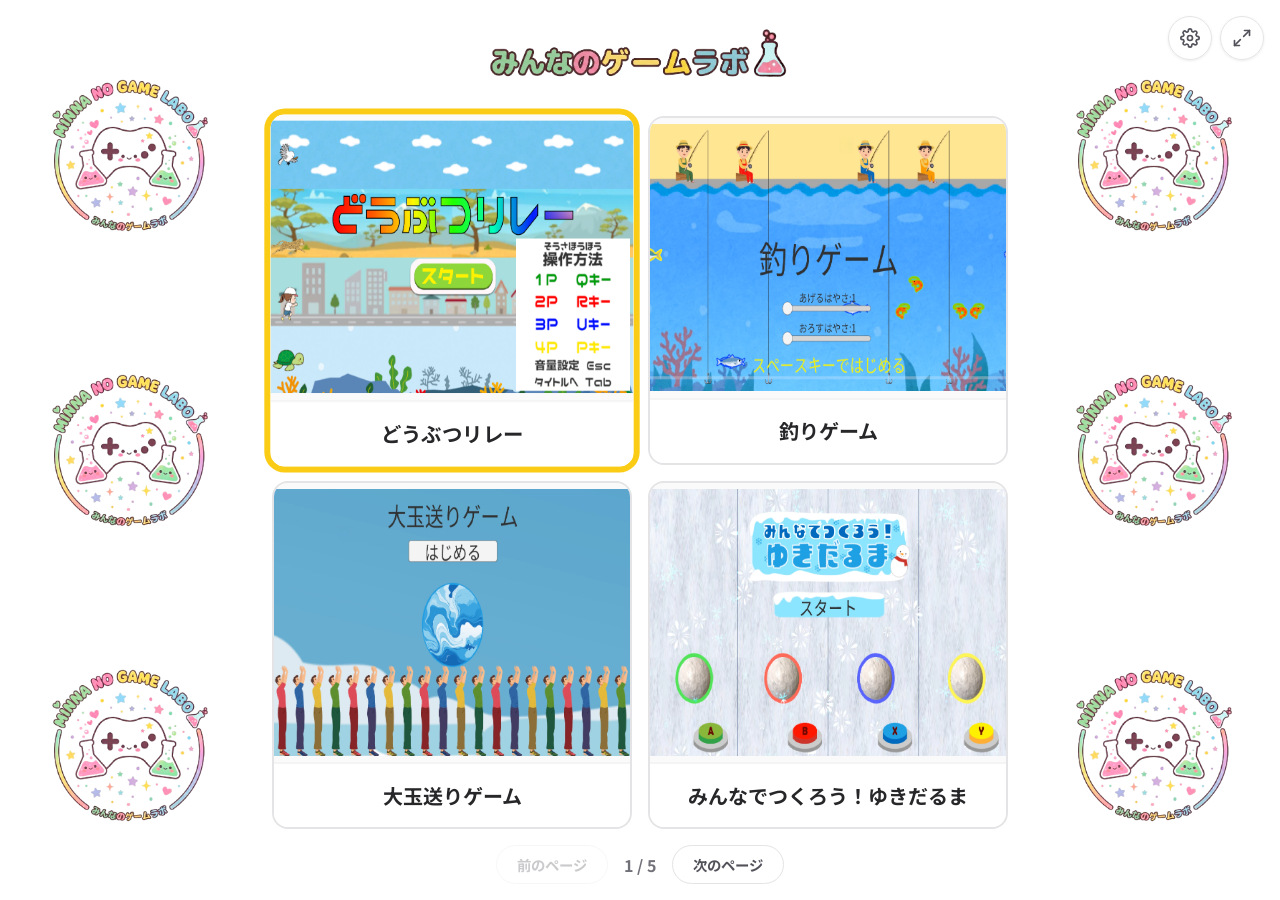
<file: index.html>
<!DOCTYPE html>
<html lang="ja"><head>
  <meta charset="UTF-8">
  <meta name="viewport" content="width=device-width, initial-scale=1.0">
  <title>みんなのゲームラボ</title>
  <meta name="description" content="子どもたちが楽しめる知育・ミニゲームランチャー">
  <link rel="icon" type="image/png" href="logo.png">
  <link rel="preconnect" href="https://fonts.googleapis.com">
  <link rel="preconnect" href="https://fonts.gstatic.com" crossorigin="">
  <link href="https://fonts.googleapis.com/css2?family=Inter:wght@400;500;600;700&amp;family=Noto+Sans+JP:wght@400;500;700;900&amp;display=swap" rel="stylesheet">
  <style>
    *, *::before, *::after { margin: 0; padding: 0; box-sizing: border-box; }
    html, body {
      width: 100%; height: 100%; overflow: hidden;
      font-family: 'Noto Sans JP', 'Inter', sans-serif;
      background: #fafafa; color: #27272a;
      -webkit-font-smoothing: antialiased;
    }
    .app-container {
      display: flex; flex-direction: column;
      width: 100vw; height: 100vh; overflow: hidden;
      background: #fff; position: relative;
    }
    /* Top Buttons */
    .top-buttons { position: fixed; top: 16px; right: 16px; z-index: 50; display: flex; gap: 8px; }
    .icon-btn {
      width: 44px; height: 44px; border-radius: 50%;
      border: 1px solid #e4e4e7; background: rgba(255,255,255,0.9);
      backdrop-filter: blur(8px); display: flex; align-items: center; justify-content: center;
      cursor: pointer; color: #52525b; transition: all 0.2s ease;
      box-shadow: 0 1px 3px rgba(0,0,0,0.08);
    }
    .icon-btn:hover { color: #18181b; background: #f4f4f5; transform: scale(1.05); }
    .icon-btn.active { background: #facc15; border-color: #facc15; color: #18181b; }
    .icon-btn svg { width: 20px; height: 20px; }
    /* Content */
    .content-area { flex: 1; display: flex; overflow: hidden; min-height: 0; }
    .side-decoration {
      display: none; flex-direction: column; width: 200px; flex-shrink: 0;
      align-items: center; justify-content: space-evenly; padding: 16px; gap: 16px;
    }
    .side-decoration img { flex: 1; min-height: 0; width: 75%; object-fit: contain; filter: saturate(1.5); opacity: 0.9; }
    @media (min-width: 1024px) { .side-decoration { display: flex; } }
    @media (min-width: 1280px) { .side-decoration { width: 256px; } }
    .main-content {
      flex: 1; max-width: 1280px; width: 100%; margin: 0 auto;
      padding: 8px; display: flex; flex-direction: column; min-height: 0;
    }
    @media (min-width: 768px) { .main-content { padding: 16px; } }
    .header { flex-shrink: 0; margin-bottom: 12px; text-align: center; display: flex; justify-content: center; }
    .header img { height: 40px; object-fit: contain; }
    @media (min-width: 768px) { .header { margin-bottom: 20px; } .header img { height: 64px; } }
    @media (min-width: 1024px) { .header img { height: 80px; } }
    /* Game Grid */
    .game-grid { flex: 1; min-height: 0; display: grid; grid-template-columns: 1fr 1fr; grid-template-rows: 1fr 1fr; gap: 8px; }
    @media (min-width: 768px) { .game-grid { gap: 16px; } }
    .game-card {
      background: #fff; border-radius: 16px; border: 2px solid #e4e4e7;
      display: flex; flex-direction: column; cursor: pointer; overflow: hidden;
      transition: all 0.25s cubic-bezier(0.4,0,0.2,1); position: relative;
    }
    .game-card:hover { box-shadow: 0 8px 25px rgba(0,0,0,0.1); border-color: #c7d2fe; }
    .game-card.focused { border-color: #facc15; box-shadow: 0 0 0 4px #facc15; transform: scale(1.02); z-index: 10; }
    .game-card-thumbnail {
      width: 100%; flex: 1; min-height: 0; display: flex;
      align-items: center; justify-content: center;
      background: #fafafa; border-bottom: 1px solid #f4f4f5; overflow: hidden;
    }
    .game-card-thumbnail img { width: 100%; height: 100%; object-fit: contain; }
    .game-card-thumbnail .emoji-fallback { font-size: 3rem; }
    @media (min-width: 768px) { .game-card-thumbnail .emoji-fallback { font-size: 4.5rem; } }
    .game-card-title {
      height: 48px; padding: 8px; flex-shrink: 0; display: flex;
      align-items: center; justify-content: center; background: #fff; border-top: 1px solid #f4f4f5;
    }
    @media (min-width: 640px) { .game-card-title { height: 56px; } }
    @media (min-width: 768px) { .game-card-title { height: 64px; padding: 8px 16px; } }
    .game-card-title h2 {
      font-size: 0.875rem; font-weight: 700; text-align: center; margin: 0; line-height: 1.3;
      display: -webkit-box; -webkit-line-clamp: 2; -webkit-box-orient: vertical; overflow: hidden;
    }
    @media (min-width: 640px) { .game-card-title h2 { font-size: 1rem; } }
    @media (min-width: 768px) { .game-card-title h2 { font-size: 1.25rem; } }
    .pagination {
      margin-top: 16px; display: flex; align-items: center; justify-content: center;
      gap: 16px; flex-shrink: 0;
    }
    .pagination button {
      padding: 8px 20px; background: #fff; border: 1px solid #e4e4e7;
      border-radius: 9999px; color: #52525b; font-weight: 700; font-size: 0.9rem;
      cursor: pointer; transition: all 0.2s ease; font-family: inherit;
    }
    .pagination button:hover:not(:disabled) { background: #fafafa; }
    .pagination button:disabled { opacity: 0.3; cursor: not-allowed; }
    .pagination .page-info { color: #71717a; font-weight: 700; }

    /* ===== Edit Mode ===== */
    .edit-overlay {
      position: absolute; top: 0; right: 0; display: none;
      gap: 2px; padding: 4px; z-index: 20;
    }
    .edit-mode .edit-overlay { display: flex; }
    .edit-btn {
      width: 32px; height: 32px; border-radius: 8px; border: none;
      display: flex; align-items: center; justify-content: center;
      cursor: pointer; font-size: 14px; transition: all 0.15s ease;
      color: #fff; box-shadow: 0 1px 3px rgba(0,0,0,0.2);
    }
    .edit-btn.move-up, .edit-btn.move-down { background: #6366f1; }
    .edit-btn.edit { background: #22c55e; }
    .edit-btn.delete { background: #ef4444; }
    .edit-btn:hover { transform: scale(1.15); }
    .edit-mode .game-card { cursor: default; }
    .edit-mode .game-card:hover { border-color: #a5b4fc; }
    .edit-mode .game-card.focused { border-color: #e4e4e7; box-shadow: none; transform: none; }

    /* Add Card */
    .add-card {
      background: #fafafa; border: 3px dashed #d4d4d8; border-radius: 16px;
      display: none; flex-direction: column; align-items: center; justify-content: center;
      cursor: pointer; transition: all 0.2s ease; gap: 8px; color: #a1a1aa;
    }
    .edit-mode .add-card { display: flex; }
    .add-card:hover { border-color: #6366f1; color: #6366f1; background: #eef2ff; }
    .add-card .add-icon { font-size: 3rem; line-height: 1; }
    .add-card .add-text { font-size: 1rem; font-weight: 700; }

    /* Modal */
    .modal-backdrop {
      display: none; position: fixed; top: 0; left: 0; width: 100%; height: 100%;
      background: rgba(0,0,0,0.5); z-index: 100; align-items: center; justify-content: center;
      backdrop-filter: blur(4px);
    }
    .modal-backdrop.open { display: flex; }
    .modal {
      background: #fff; border-radius: 20px; padding: 32px;
      width: 90%; max-width: 480px; box-shadow: 0 25px 50px rgba(0,0,0,0.2);
      animation: modalIn 0.25s ease;
    }
    @keyframes modalIn { from { opacity: 0; transform: scale(0.95) translateY(10px); } to { opacity: 1; transform: scale(1) translateY(0); } }
    .modal h3 { font-size: 1.3rem; font-weight: 900; margin-bottom: 24px; text-align: center; }
    .modal label { display: block; font-size: 0.85rem; font-weight: 700; color: #52525b; margin-bottom: 4px; }
    .modal input {
      width: 100%; padding: 10px 14px; border: 2px solid #e4e4e7; border-radius: 12px;
      font-size: 1rem; font-family: inherit; margin-bottom: 16px; transition: border-color 0.2s;
    }
    .modal input:focus { outline: none; border-color: #6366f1; }
    .modal-buttons { display: flex; gap: 12px; margin-top: 8px; }
    .modal-buttons button {
      flex: 1; padding: 12px; border: none; border-radius: 12px;
      font-size: 1rem; font-weight: 700; cursor: pointer; font-family: inherit;
      transition: all 0.2s ease;
    }
    .btn-save { background: #6366f1; color: #fff; }
    .btn-save:hover { background: #4f46e5; }
    .btn-cancel { background: #f4f4f5; color: #52525b; }
    .btn-cancel:hover { background: #e4e4e7; }

    /* Edit mode bottom bar */
    .edit-bar {
      display: none; justify-content: center; gap: 12px; padding: 8px; flex-shrink: 0;
    }
    .edit-mode .edit-bar { display: flex; }
    .edit-bar-btn {
      padding: 8px 20px; border-radius: 9999px; font-size: 0.85rem; font-weight: 700;
      cursor: pointer; font-family: inherit; transition: all 0.2s; border: 2px solid;
    }
    .save-html-btn { background: #6366f1; color: #fff; border-color: #6366f1; }
    .save-html-btn:hover { background: #4f46e5; border-color: #4f46e5; }
    .reset-btn { background: #fff; color: #ef4444; border-color: #fca5a5; }
    .reset-btn:hover { background: #fef2f2; }
  </style>
</head>
<body>
  <div class="app-container" id="app">
    <div class="top-buttons">
      <button class="icon-btn" id="edit-btn" title="編集モード">
        <svg viewBox="0 0 24 24" fill="none" stroke="currentColor" stroke-width="2" stroke-linecap="round" stroke-linejoin="round">
          <circle cx="12" cy="12" r="3"></circle><path d="M19.4 15a1.65 1.65 0 0 0 .33 1.82l.06.06a2 2 0 1 1-2.83 2.83l-.06-.06a1.65 1.65 0 0 0-1.82-.33 1.65 1.65 0 0 0-1 1.51V21a2 2 0 0 1-4 0v-.09A1.65 1.65 0 0 0 9 19.4a1.65 1.65 0 0 0-1.82.33l-.06.06a2 2 0 1 1-2.83-2.83l.06-.06A1.65 1.65 0 0 0 4.68 15a1.65 1.65 0 0 0-1.51-1H3a2 2 0 0 1 0-4h.09A1.65 1.65 0 0 0 4.6 9a1.65 1.65 0 0 0-.33-1.82l-.06-.06a2 2 0 1 1 2.83-2.83l.06.06A1.65 1.65 0 0 0 9 4.68a1.65 1.65 0 0 0 1-1.51V3a2 2 0 0 1 4 0v.09a1.65 1.65 0 0 0 1 1.51 1.65 1.65 0 0 0 1.82-.33l.06-.06a2 2 0 1 1 2.83 2.83l-.06.06A1.65 1.65 0 0 0 19.4 9a1.65 1.65 0 0 0 1.51 1H21a2 2 0 0 1 0 4h-.09a1.65 1.65 0 0 0-1.51 1z"></path>
        </svg>
      </button>
      <button class="icon-btn" id="fullscreen-btn" title="全画面表示">
        <svg viewBox="0 0 24 24" fill="none" stroke="currentColor" stroke-width="2" stroke-linecap="round" stroke-linejoin="round">
          <polyline points="15 3 21 3 21 9"></polyline><polyline points="9 21 3 21 3 15"></polyline>
          <line x1="21" y1="3" x2="14" y2="10"></line><line x1="3" y1="21" x2="10" y2="14"></line>
        </svg>
      </button>
    </div>

    <div class="content-area">
      <div class="side-decoration">
        <img src="logo.png" alt=""><img src="logo.png" alt=""><img src="logo.png" alt="">
      </div>
      <main class="main-content">
        <div class="header"><img src="MinnaGame.png" alt="みんなのゲームラボ"></div>
        <div class="game-grid" id="game-grid"></div>
        <div class="pagination">
          <button id="prev-btn">前のページ</button>
          <span class="page-info" id="page-info"></span>
          <button id="next-btn">次のページ</button>
        </div>
        <div class="edit-bar">
          <button class="edit-bar-btn save-html-btn" id="save-html-btn">💾 HTMLを保存</button>
          <button class="edit-bar-btn reset-btn" id="reset-btn">🔄 初期状態にリセット</button>
        </div>
      </main>
      <div class="side-decoration">
        <img src="logo.png" alt=""><img src="logo.png" alt=""><img src="logo.png" alt="">
      </div>
    </div>
  </div>

  <!-- Edit Modal -->
  <div class="modal-backdrop" id="modal">
    <div class="modal">
      <h3 id="modal-title">ゲームを編集</h3>
      <label>タイトル</label>
      <input type="text" id="inp-title" placeholder="ゲーム名">
      <label>絵文字（サムネイルがない時に表示）</label>
      <input type="text" id="inp-emoji" placeholder="🎮">
      <label>サムネイル画像ファイル名（省略可）</label>
      <input type="text" id="inp-thumbnail" placeholder="例: game-thumb.png">
      <label>ゲームURL</label>
      <input type="text" id="inp-url" placeholder="https://...">
      <div class="modal-buttons">
        <button class="btn-cancel" id="btn-cancel">キャンセル</button>
        <button class="btn-save" id="btn-save">保存</button>
      </div>
    </div>
  </div>

  <script>
    // ===== Page Source (captured before DOM changes) =====
    const _PAGE_SRC = '<!DOCTYPE html>\n' + document.documentElement.outerHTML;

    // ===== Default Game Data =====
    // __GAMES_START__
    const DEFAULT_GAMES = [
      { title: 'どうぶつリレー', emoji: '🏃', thumbnail: 'animal-relay-thumb.png', url: 'https://doubutsu-relay-game.minna-game.workers.dev/' },
      { title: '釣りゲーム', emoji: '🎣', thumbnail: 'fishing-thumb.png', url: 'https://fishing-game.minna-game.workers.dev/' },
      { title: '大玉送りゲーム', emoji: '🏐', thumbnail: 'oodama-thumb.png', url: 'https://balloon-carry-game.minna-game.workers.dev/' },
      { title: 'みんなでつくろう！ゆきだるま', emoji: '⛄', thumbnail: 'snowman-thumb.png', url: 'https://yukidaruma-game.minna-game.workers.dev/' },
      { title: 'Sound Bom', emoji: '💣', thumbnail: 'sound-bom-thumb.png', url: 'https://sound-bom-game.minna-game.workers.dev/' },
      { title: 'UFOシューター', emoji: '🛸', thumbnail: 'ufo-shooter-thumb.png', url: 'https://ufo-shooter-game.minna-game.workers.dev/' },
      { title: '的あてゲーム', emoji: '🎯', thumbnail: 'target-thumb.png', url: 'https://tsukasagr0221.github.io/html_games/matoate_ai.html' },
      { title: 'ハートキャッチゲーム', emoji: '🎮', thumbnail: 'heart-thumb.png', url: 'https://heart-catch-game.minna-game.workers.dev/' },
      { title: 'ゴミすいとりゲーム', emoji: '🎮', thumbnail: 'gomi-suitori-thumb.png', url: 'https://tsukasagr0221.github.io/html_games/%E3%82%B4%E3%83%9F%E5%90%B8%E3%81%84%E5%8F%96%E3%82%8A%E3%82%B2%E3%83%BC%E3%83%A0.html' },
      { title: 'チューチューバトル', emoji: '🎮', thumbnail: 'choo-choo-battle-thumb.png', url: 'https://tsukasagr0221.github.io/html_games/%E3%83%81%E3%83%A5%E3%83%BC%E3%83%81%E3%83%A5%E3%83%BC%E3%83%90%E3%83%88%E3%83%AB.html' },
      { title: 'スプラッシュバトル', emoji: '🎮', thumbnail: 'splash-battle-thumb.png', url: 'https://furifuri-juice-game.minna-game.workers.dev/' },
      { title: 'ぷにぷに肉球バトル', emoji: '🐾', thumbnail: 'punipuni-battle-thumb.png', url: 'https://tsukasagr0221.github.io/html_games/punipuni.html' },
      { title: '早押しクイズ対決！', emoji: '💡', thumbnail: 'quiz-thumb.png', url: 'https://tsukasagr0221.github.io/html_games/hayaosi.html' },
      { title: 'みんなで連打！ロケットチャレンジ🚀', emoji: '✈️', thumbnail: 'rocket-challenge-thumb.png', url: 'https://tsukasagr0221.github.io/rocket-challenge/' },
      { title: '鯉のぼりバトル', emoji: '🎮', thumbnail: 'koinobori-battle-thumb.png', url: 'https://tsukasagr0221.github.io/koinobori_game/' },
      { title: '2vs2 スマッシュ・ポン！', emoji: '🎮', thumbnail: '2vs2-smash-pong-thumb.png', url: 'https://tsukasagr0221.github.io/2vs2_smash_pong/' },
      { title: 'わくわく競馬3D', emoji: '🎮', thumbnail: 'keiba-3d-thumb.png', url: 'https://tsukasagr0221.github.io/html_games/keiba.html' },
      { title: 'つりっこ！ みんなで魚つり', emoji: '🎮', thumbnail: 'tsurikko-thumb.png', url: 'https://tsukasagr0221.github.io/html_games/fishing-battle.html' },
      { title: 'ペイント・ボム', emoji: '🎮', thumbnail: 'paint-bom-thumb.png', url: 'https://tsukasagr0221.github.io/paint_bomb/' },
      { title: '跳べ！くるくるレーザー', emoji: '🎮', thumbnail: 'kurukuru-reiza-thumb.png', url: 'https://tsukasagr0221.github.io/html_games/kurukuru-laser.html' },
    ];
    // __GAMES_END__

    // ===== State =====
    const STORAGE_KEY = 'minna-game-launcher';
    let games = loadGames();
    let focusedIndex = 0;
    let currentRenderedPage = -1;
    let editMode = false;
    let editingIndex = -1;
    const ITEMS_PER_PAGE = 4;

    function loadGames() {
      try {
        const saved = localStorage.getItem(STORAGE_KEY);
        if (saved) return JSON.parse(saved);
      } catch (e) {}
      return JSON.parse(JSON.stringify(DEFAULT_GAMES));
    }
    function saveGames() {
      try { localStorage.setItem(STORAGE_KEY, JSON.stringify(games)); } catch (e) {}
    }

    // ===== Helpers =====
    function getCurrentPage() { return Math.floor(focusedIndex / ITEMS_PER_PAGE); }
    function getTotalPages() { return Math.ceil(games.length / ITEMS_PER_PAGE); }

    // ===== Focus (CSS only) =====
    function updateFocus() {
      document.querySelectorAll('.game-card').forEach(card => {
        const idx = parseInt(card.getAttribute('data-index'));
        card.classList.toggle('focused', idx === focusedIndex);
      });
      updatePagination();
    }

    // ===== Render =====
    let gridInitialized = false;
    let cardCache = [];
    let addCardCache = null;

    function renderGrid() {
      const page = getCurrentPage();
      if (page === currentRenderedPage && !editMode && gridInitialized) { updateFocus(); return; }
      currentRenderedPage = page;

      const grid = document.getElementById('game-grid');

      if (!gridInitialized) {
        grid.innerHTML = '';
        for (let i = 0; i < ITEMS_PER_PAGE; i++) {
          const card = document.createElement('div');
          card.className = 'game-card';
          
          const overlay = document.createElement('div');
          overlay.className = 'edit-overlay';
          overlay.innerHTML =
            '<button class="edit-btn move-up" title="前へ">▲</button>' +
            '<button class="edit-btn move-down" title="後ろへ">▼</button>' +
            '<button class="edit-btn edit" title="編集">✏️</button>' +
            '<button class="edit-btn delete" title="削除">✕</button>';
          card.appendChild(overlay);

          const thumbDiv = document.createElement('div');
          thumbDiv.className = 'game-card-thumbnail';
          const img = document.createElement('img');
          const fallback = document.createElement('span');
          fallback.className = 'emoji-fallback';
          thumbDiv.appendChild(img);
          thumbDiv.appendChild(fallback);
          card.appendChild(thumbDiv);

          const titleDiv = document.createElement('div');
          titleDiv.className = 'game-card-title';
          const h2 = document.createElement('h2');
          titleDiv.appendChild(h2);
          card.appendChild(titleDiv);
          
          grid.appendChild(card);
          cardCache.push({ card, overlay, img, fallback, h2 });
        }
        addCardCache = document.createElement('div');
        addCardCache.className = 'add-card';
        addCardCache.innerHTML = '<span class="add-icon">＋</span><span class="add-text">ゲームを追加</span>';
        addCardCache.onclick = () => openModal(-1);
        grid.appendChild(addCardCache);
        gridInitialized = true;
      }

      const pageStart = page * ITEMS_PER_PAGE;
      for (let i = 0; i < ITEMS_PER_PAGE; i++) {
        const gi = pageStart + i;
        const game = games[gi];
        const cache = cardCache[i];
        
        if (game) {
          cache.card.style.display = 'flex';
          cache.card.setAttribute('data-index', gi);
          
          // edit overlay events
          cache.overlay.querySelector('.move-up').onclick = (e) => { e.stopPropagation(); moveGame(gi, -1); };
          cache.overlay.querySelector('.move-down').onclick = (e) => { e.stopPropagation(); moveGame(gi, 1); };
          cache.overlay.querySelector('.edit').onclick = (e) => { e.stopPropagation(); openModal(gi); };
          cache.overlay.querySelector('.delete').onclick = (e) => { e.stopPropagation(); deleteGame(gi); };
          
          // thumbnail
          if (game.thumbnail) {
            if (cache.img.getAttribute('src') !== game.thumbnail) {
              cache.img.src = game.thumbnail;
            }
            cache.img.alt = game.title;
            cache.img.style.display = 'block';
            cache.fallback.style.display = 'none';
            cache.img.onerror = function () {
              this.style.display = 'none';
              cache.fallback.style.display = 'block';
              cache.fallback.textContent = game.emoji;
            };
          } else {
            cache.img.style.display = 'none';
            cache.fallback.style.display = 'block';
            cache.fallback.textContent = game.emoji || '🎮';
          }
          
          // title
          cache.h2.textContent = game.title;
          
          // events
          cache.card.onclick = () => { if (!editMode) { focusedIndex = gi; window.location.href = game.url; } };
          cache.card.onmouseenter = () => { if (!editMode) { focusedIndex = gi; updateFocus(); } };
        } else {
          cache.card.style.display = 'none';
        }
      }

      updateFocus();
      updatePagination();
    }

    function updatePagination() {
      const cur = getCurrentPage() + 1;
      const tot = getTotalPages() || 1;
      document.getElementById('page-info').textContent = cur + ' / ' + tot;
      document.getElementById('prev-btn').disabled = cur <= 1;
      document.getElementById('next-btn').disabled = cur >= tot;
    }

    // ===== Navigation =====
    document.getElementById('prev-btn').onclick = () => {
      focusedIndex = Math.max(0, getCurrentPage() * ITEMS_PER_PAGE - ITEMS_PER_PAGE);
      currentRenderedPage = -1; renderGrid();
    };
    document.getElementById('next-btn').onclick = () => {
      focusedIndex = Math.min(games.length - 1, getCurrentPage() * ITEMS_PER_PAGE + ITEMS_PER_PAGE);
      currentRenderedPage = -1; renderGrid();
    };

    // ===== Edit Mode =====
    document.getElementById('edit-btn').addEventListener('click', () => {
      editMode = !editMode;
      document.getElementById('app').classList.toggle('edit-mode', editMode);
      document.getElementById('edit-btn').classList.toggle('active', editMode);
      currentRenderedPage = -1;
      renderGrid();
    });

    function moveGame(index, dir) {
      const newIdx = index + dir;
      if (newIdx < 0 || newIdx >= games.length) return;
      [games[index], games[newIdx]] = [games[newIdx], games[index]];
      focusedIndex = newIdx;
      saveGames(); currentRenderedPage = -1; renderGrid();
    }

    function deleteGame(index) {
      if (!confirm('「' + games[index].title + '」を削除しますか？')) return;
      games.splice(index, 1);
      if (focusedIndex >= games.length) focusedIndex = Math.max(0, games.length - 1);
      saveGames(); currentRenderedPage = -1; renderGrid();
    }

    // ===== Modal =====
    function openModal(index) {
      editingIndex = index;
      const m = document.getElementById('modal');
      document.getElementById('modal-title').textContent = index === -1 ? 'ゲームを追加' : 'ゲームを編集';
      const g = index === -1 ? { title: '', emoji: '🎮', thumbnail: '', url: '' } : games[index];
      document.getElementById('inp-title').value = g.title;
      document.getElementById('inp-emoji').value = g.emoji;
      document.getElementById('inp-thumbnail').value = g.thumbnail || '';
      document.getElementById('inp-url').value = g.url;
      m.classList.add('open');
      document.getElementById('inp-title').focus();
    }

    document.getElementById('btn-cancel').onclick = () => document.getElementById('modal').classList.remove('open');
    document.getElementById('btn-save').onclick = () => {
      const t = document.getElementById('inp-title').value.trim();
      const u = document.getElementById('inp-url').value.trim();
      if (!t) { alert('タイトルを入力してください'); return; }
      if (!u) { alert('URLを入力してください'); return; }
      const data = {
        title: t,
        emoji: document.getElementById('inp-emoji').value.trim() || '🎮',
        thumbnail: document.getElementById('inp-thumbnail').value.trim() || '',
        url: u,
      };
      if (editingIndex === -1) {
        games.push(data);
        focusedIndex = games.length - 1;
      } else {
        games[editingIndex] = data;
      }
      saveGames();
      document.getElementById('modal').classList.remove('open');
      currentRenderedPage = -1; renderGrid();
    };
    // Close modal on backdrop click
    document.getElementById('modal').addEventListener('click', (e) => {
      if (e.target === document.getElementById('modal')) document.getElementById('modal').classList.remove('open');
    });

    // ===== Reset =====
    document.getElementById('reset-btn').onclick = () => {
      if (!confirm('すべてのゲームを初期状態に戻しますか？')) return;
      games = JSON.parse(JSON.stringify(DEFAULT_GAMES));
      focusedIndex = 0;
      saveGames(); currentRenderedPage = -1; renderGrid();
    };

    // ===== Fullscreen =====
    document.getElementById('fullscreen-btn').addEventListener('click', () => {
      if (!document.fullscreenElement) {
        document.documentElement.requestFullscreen().catch(() => {});
      } else {
        document.exitFullscreen();
      }
    });

    // ===== Keyboard =====
    window.addEventListener('keydown', (e) => {
      if (document.getElementById('modal').classList.contains('open')) return;
      if (editMode) return;
      if (['ArrowUp', 'ArrowDown', 'ArrowLeft', 'ArrowRight', ' '].includes(e.key)) e.preventDefault();
      if (e.key === ' ') { window.location.href = games[focusedIndex].url; return; }
      let next = focusedIndex;
      const cols = 2;
      switch (e.key) {
        case 'ArrowRight': next = focusedIndex + 1; break;
        case 'ArrowLeft': next = focusedIndex - 1; break;
        case 'ArrowDown': next = focusedIndex + cols; break;
        case 'ArrowUp': next = focusedIndex - cols; break;
        default: return;
      }
      if (next >= 0 && next < games.length) { focusedIndex = next; renderGrid(); }
    });

    // ===== Save as HTML =====
    document.getElementById('save-html-btn').onclick = () => {
      // Build new DEFAULT_GAMES lines
      const lines = games.map(g => {
        const t = g.title.replace(/'/g, "\\'");
        const e = g.emoji.replace(/'/g, "\\'");
        const th = (g.thumbnail || '').replace(/'/g, "\\'");
        const u = g.url.replace(/'/g, "\\'");
        return "      { title: '" + t + "', emoji: '" + e + "', thumbnail: '" + th + "', url: '" + u + "' },";
      });
      const newBlock = '// __GAMES_START__\n    const DEFAULT_GAMES = [\n' + lines.join('\n') + '\n    ];\n    // __GAMES_END__';
      // Replace in source
      const newHTML = _PAGE_SRC.replace(
        /\/\/ __GAMES_START__[\s\S]*?\/\/ __GAMES_END__/,
        newBlock
      );
      // Download
      const blob = new Blob([newHTML], { type: 'text/html; charset=utf-8' });
      const a = document.createElement('a');
      a.href = URL.createObjectURL(blob);
      a.download = 'index.html';
      a.click();
      URL.revokeObjectURL(a.href);
      // Clear localStorage so next open uses the new defaults
      try { localStorage.removeItem(STORAGE_KEY); } catch(e) {}
      alert('保存しました！\nダウンロードされた index.html をGitHubにアップロードすれば全端末に反映されます。');
    };

    // ===== Init =====
    renderGrid();
  </script></body></html>
</file>
